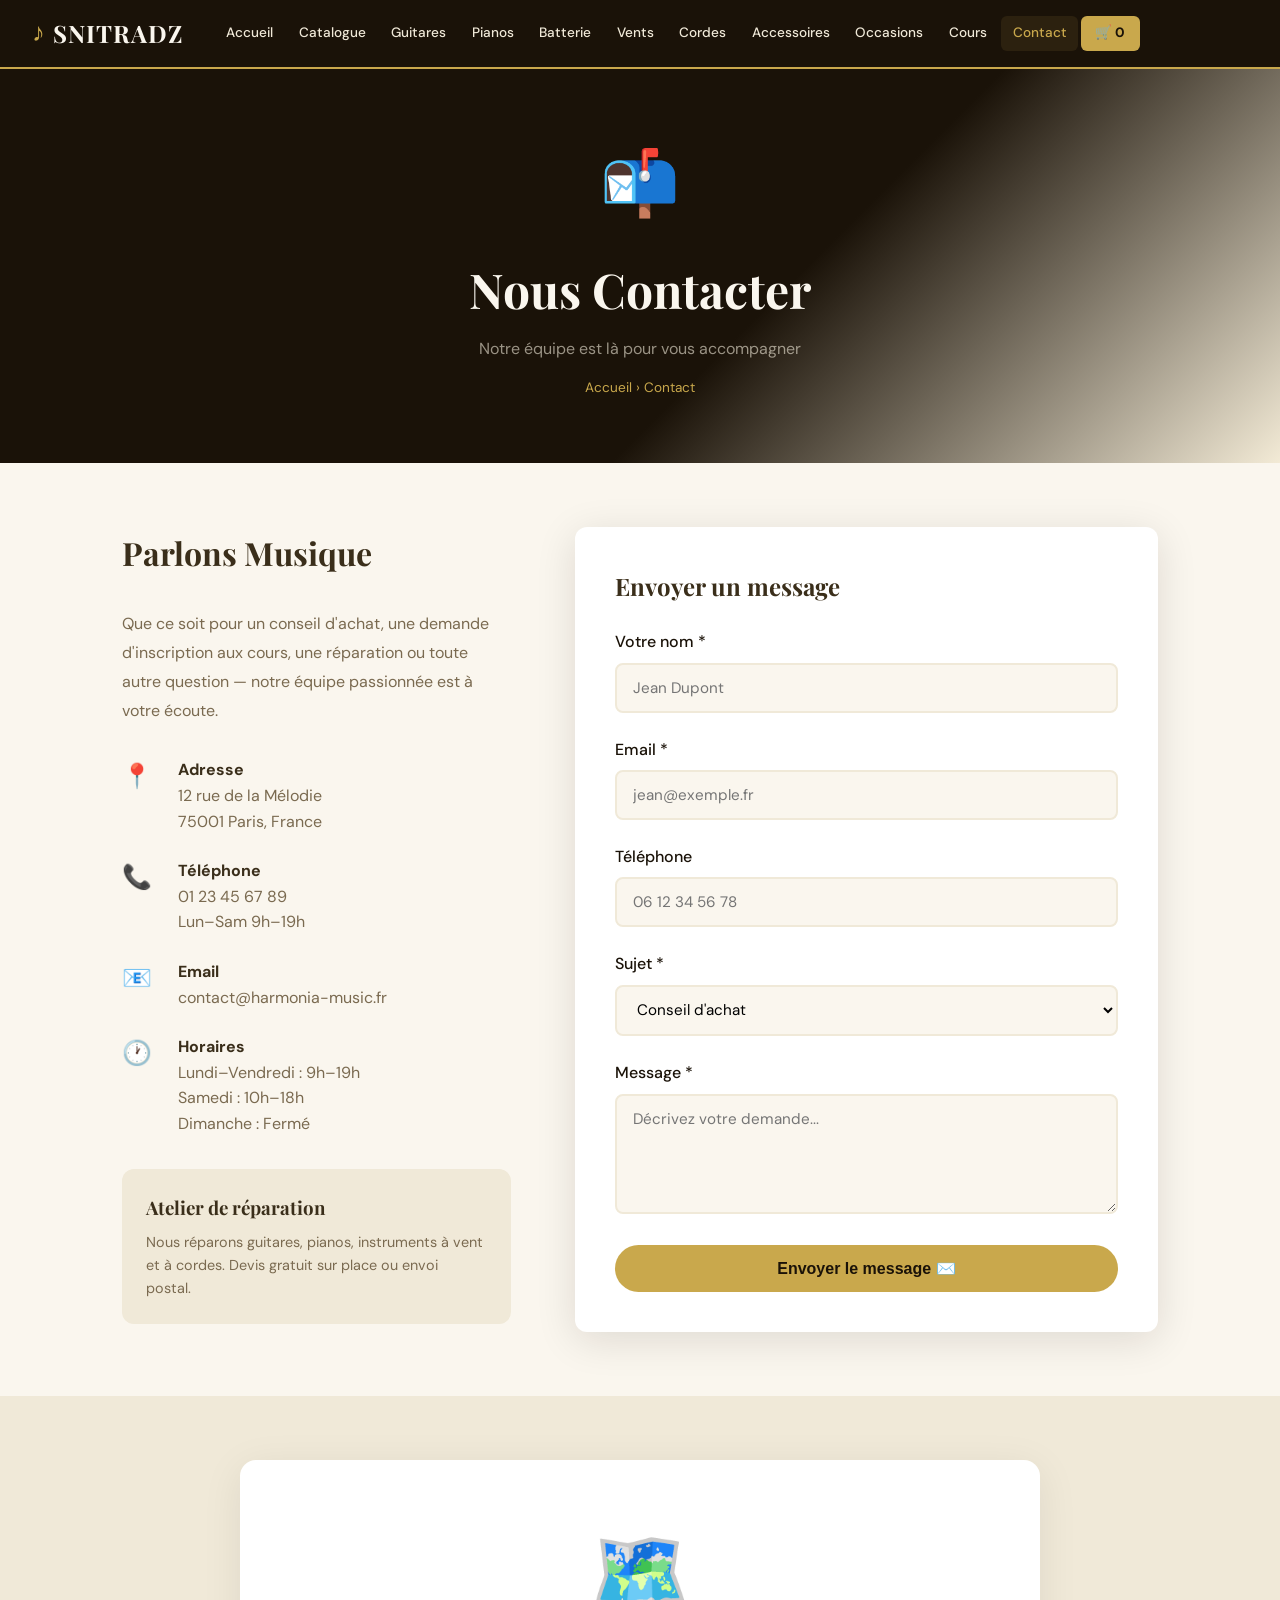
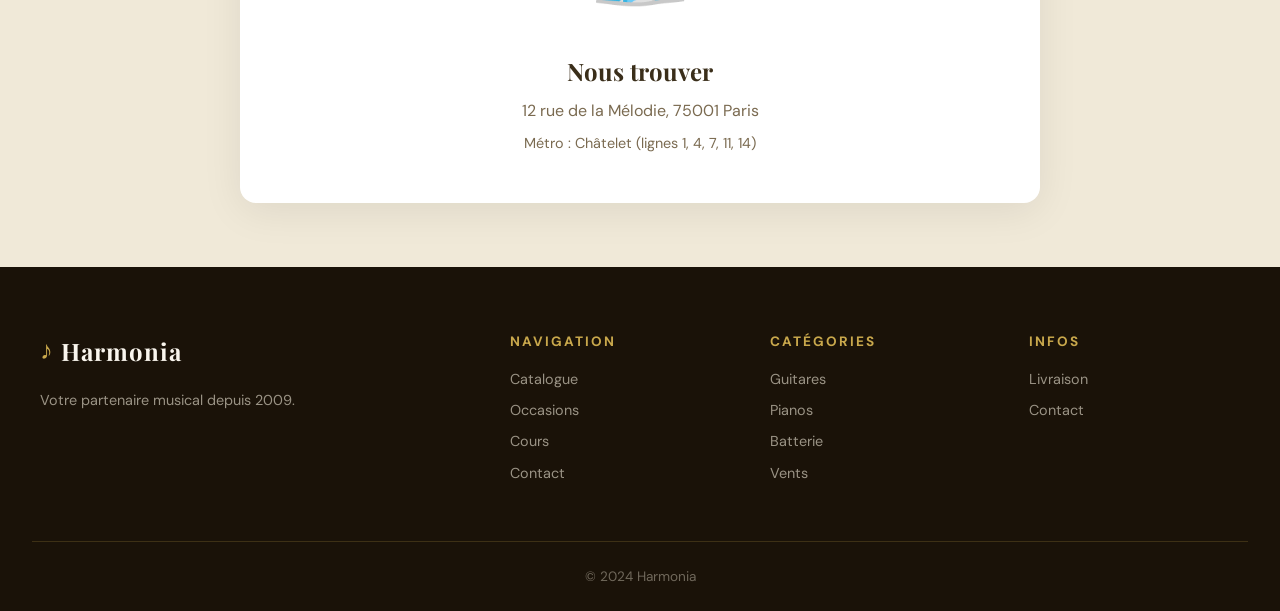
<file: contact.html>
<!DOCTYPE html>
<html lang="fr">
<head>
  <meta charset="UTF-8">
  <meta name="viewport" content="width=device-width, initial-scale=1.0">
  <title>Contact — SNITRADZ</title>
  <link rel="stylesheet" href="style.css">
  <link href="https://fonts.googleapis.com/css2?family=Playfair+Display:ital,wght@0,400;0,700;0,900;1,400&family=DM+Sans:wght@300;400;500&display=swap" rel="stylesheet">
</head>
<body>
  <header class="header">
    <div class="header-inner">
      <a href="index.html" class="logo"><span class="logo-icon">♪</span><span class="logo-text">SNITRADZ</span></a>
      <nav class="nav">
        <a href="index.html" class="nav-link">Accueil</a>
        <a href="catalogue.html" class="nav-link">Catalogue</a>
        <a href="guitares.html" class="nav-link">Guitares</a>
        <a href="pianos.html" class="nav-link">Pianos</a>
        <a href="batterie.html" class="nav-link">Batterie</a>
        <a href="vents.html" class="nav-link">Vents</a>
        <a href="cordes.html" class="nav-link">Cordes</a>
        <a href="accessoires.html" class="nav-link">Accessoires</a>
        <a href="occasions.html" class="nav-link">Occasions</a>
        <a href="cours.html" class="nav-link">Cours</a>
        <a href="contact.html" class="nav-link active">Contact</a>
        <a href="panier.html" class="nav-link panier-link">🛒 <span id="cart-count">0</span></a>
      </nav>
      <button class="menu-toggle" onclick="toggleMenu()">☰</button>
    </div>
  </header>

  <div class="page-banner">
    <div style="font-size:4rem;margin-bottom:1rem">📬</div>
    <h1>Nous Contacter</h1>
    <p>Notre équipe est là pour vous accompagner</p>
    <div class="breadcrumb"><a href="index.html">Accueil</a> › Contact</div>
  </div>

  <div class="contact-grid">
    <div class="contact-info">
      <h2>Parlons Musique</h2>
      <p style="color:var(--text-light);margin-bottom:2rem;line-height:1.8">Que ce soit pour un conseil d'achat, une demande d'inscription aux cours, une réparation ou toute autre question — notre équipe passionnée est à votre écoute.</p>

      <div class="contact-info-item">
        <div class="icon">📍</div>
        <div>
          <strong>Adresse</strong><br>
          <span style="color:var(--text-light)">12 rue de la Mélodie<br>75001 Paris, France</span>
        </div>
      </div>

      <div class="contact-info-item">
        <div class="icon">📞</div>
        <div>
          <strong>Téléphone</strong><br>
          <span style="color:var(--text-light)">01 23 45 67 89<br>Lun–Sam 9h–19h</span>
        </div>
      </div>

      <div class="contact-info-item">
        <div class="icon">📧</div>
        <div>
          <strong>Email</strong><br>
          <span style="color:var(--text-light)">contact@harmonia-music.fr</span>
        </div>
      </div>

      <div class="contact-info-item">
        <div class="icon">🕐</div>
        <div>
          <strong>Horaires</strong><br>
          <span style="color:var(--text-light)">
            Lundi–Vendredi : 9h–19h<br>
            Samedi : 10h–18h<br>
            Dimanche : Fermé
          </span>
        </div>
      </div>

      <div style="margin-top:2rem;padding:1.5rem;background:var(--cream2);border-radius:12px">
        <h3 style="font-family:'Playfair Display',serif;margin-bottom:.5rem">Atelier de réparation</h3>
        <p style="font-size:.9rem;color:var(--text-light)">Nous réparons guitares, pianos, instruments à vent et à cordes. Devis gratuit sur place ou envoi postal.</p>
      </div>
    </div>

    <div class="contact-form">
      <h3 style="font-family:'Playfair Display',serif;font-size:1.5rem;margin-bottom:1.5rem">Envoyer un message</h3>
      <div class="form-group">
        <label>Votre nom *</label>
        <input type="text" placeholder="Jean Dupont">
      </div>
      <div class="form-group">
        <label>Email *</label>
        <input type="email" placeholder="jean@exemple.fr">
      </div>
      <div class="form-group">
        <label>Téléphone</label>
        <input type="tel" placeholder="06 12 34 56 78">
      </div>
      <div class="form-group">
        <label>Sujet *</label>
        <select>
          <option>Conseil d'achat</option>
          <option>Inscription cours de musique</option>
          <option>Réparation instrument</option>
          <option>Suivi de commande</option>
          <option>Demande de reprise</option>
          <option>Autre</option>
        </select>
      </div>
      <div class="form-group">
        <label>Message *</label>
        <textarea placeholder="Décrivez votre demande..."></textarea>
      </div>
      <button class="btn-primary" style="width:100%;border:none;cursor:pointer;font-size:1rem" onclick="sendContact()">
        Envoyer le message ✉️
      </button>
    </div>
  </div>

  <!-- Map placeholder -->
  <div style="background:var(--cream2);padding:4rem 2rem;text-align:center">
    <div style="max-width:800px;margin:0 auto;background:white;border-radius:16px;padding:3rem;box-shadow:0 8px 40px rgba(0,0,0,.08)">
      <div style="font-size:5rem;margin-bottom:1rem">🗺️</div>
      <h3 style="font-family:'Playfair Display',serif;font-size:1.5rem;margin-bottom:.5rem">Nous trouver</h3>
      <p style="color:var(--text-light)">12 rue de la Mélodie, 75001 Paris</p>
      <p style="color:var(--text-light);font-size:.9rem;margin-top:.5rem">Métro : Châtelet (lignes 1, 4, 7, 11, 14)</p>
    </div>
  </div>

  <footer class="footer">
    <div class="footer-grid">
      <div class="footer-brand"><div class="logo"><span class="logo-icon">♪</span><span class="logo-text">Harmonia</span></div><p>Votre partenaire musical depuis 2009.</p></div>
      <div class="footer-links"><h4>Navigation</h4><a href="catalogue.html">Catalogue</a><a href="occasions.html">Occasions</a><a href="cours.html">Cours</a><a href="contact.html">Contact</a></div>
      <div class="footer-links"><h4>Catégories</h4><a href="guitares.html">Guitares</a><a href="pianos.html">Pianos</a><a href="batterie.html">Batterie</a><a href="vents.html">Vents</a></div>
      <div class="footer-links"><h4>Infos</h4><a href="livraison.html">Livraison</a><a href="contact.html">Contact</a></div>
    </div>
    <div class="footer-bottom"><p>© 2024 Harmonia</p></div>
  </footer>
  <script src="script.js"></script>
  <script>
    function sendContact() {
      showToast('✓ Message envoyé ! Nous vous répondrons sous 24h.');
    }
  </script>
</body>
</html>
</file>
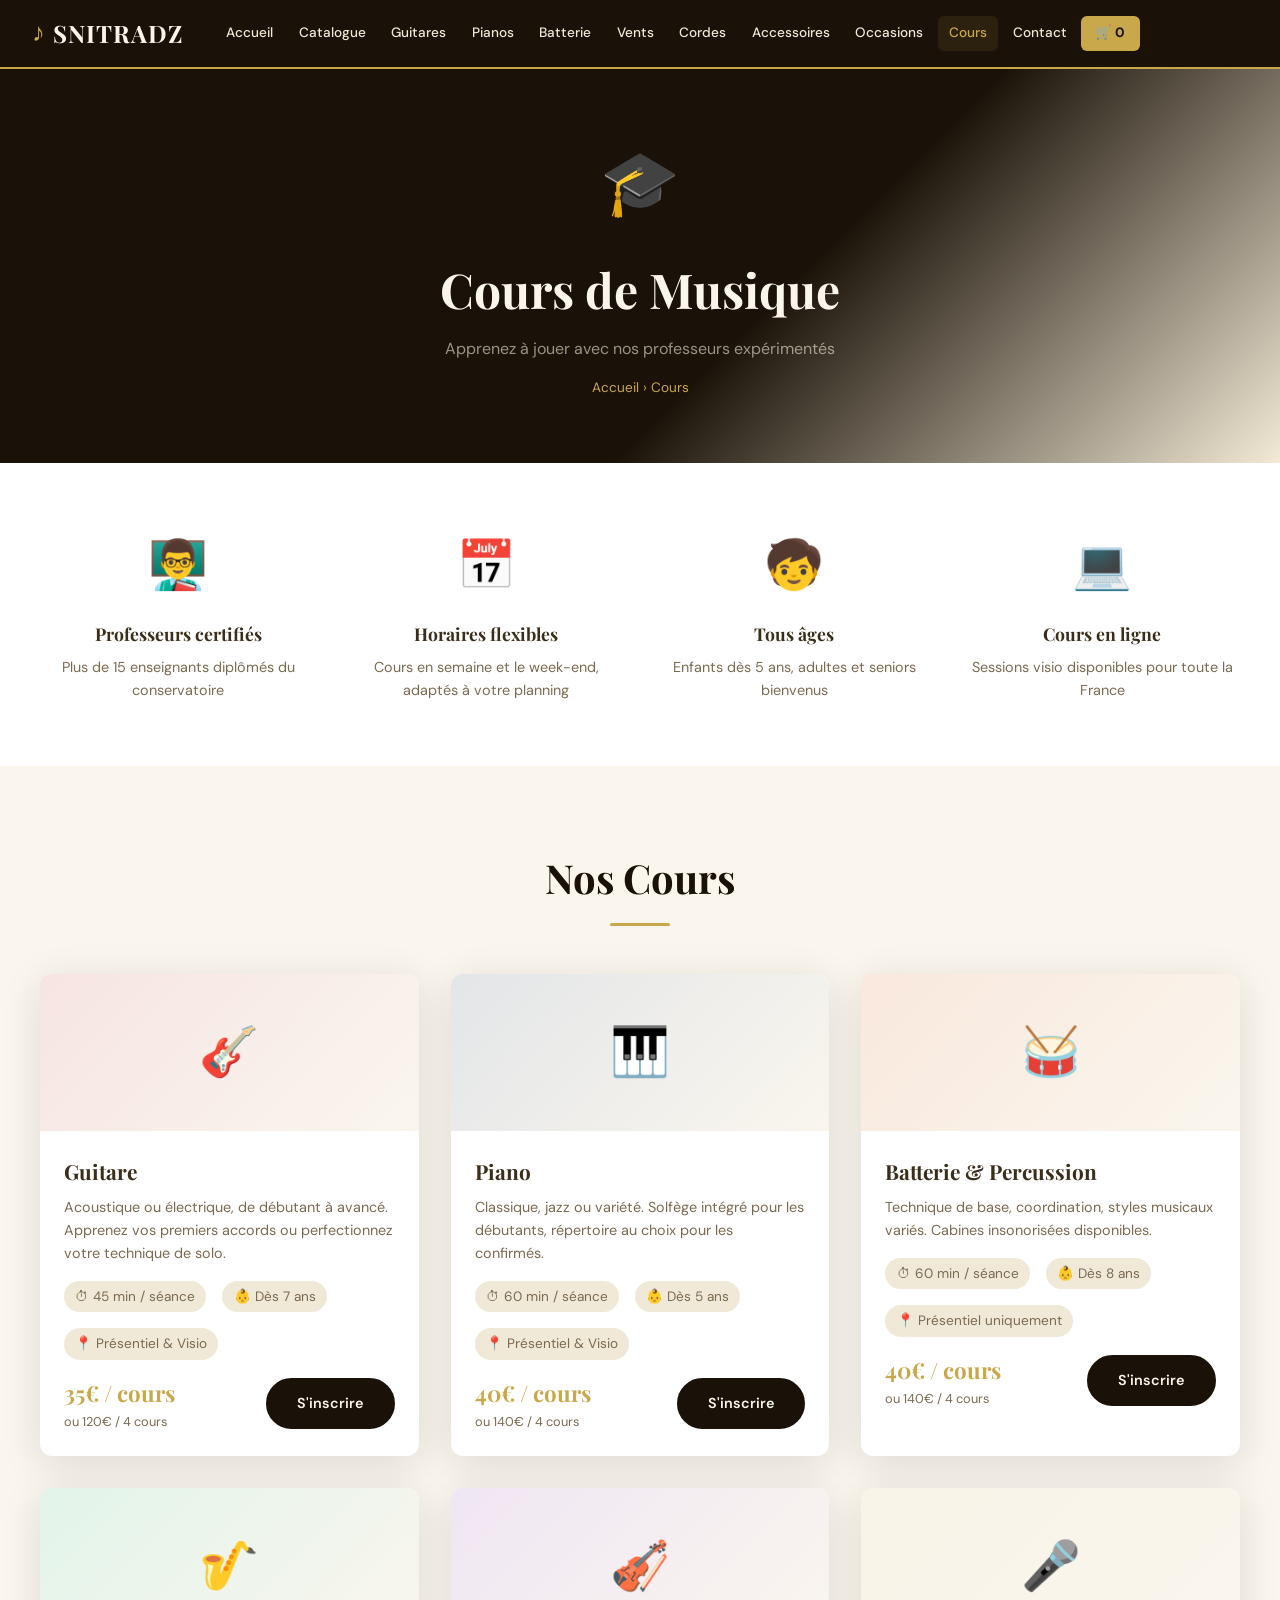
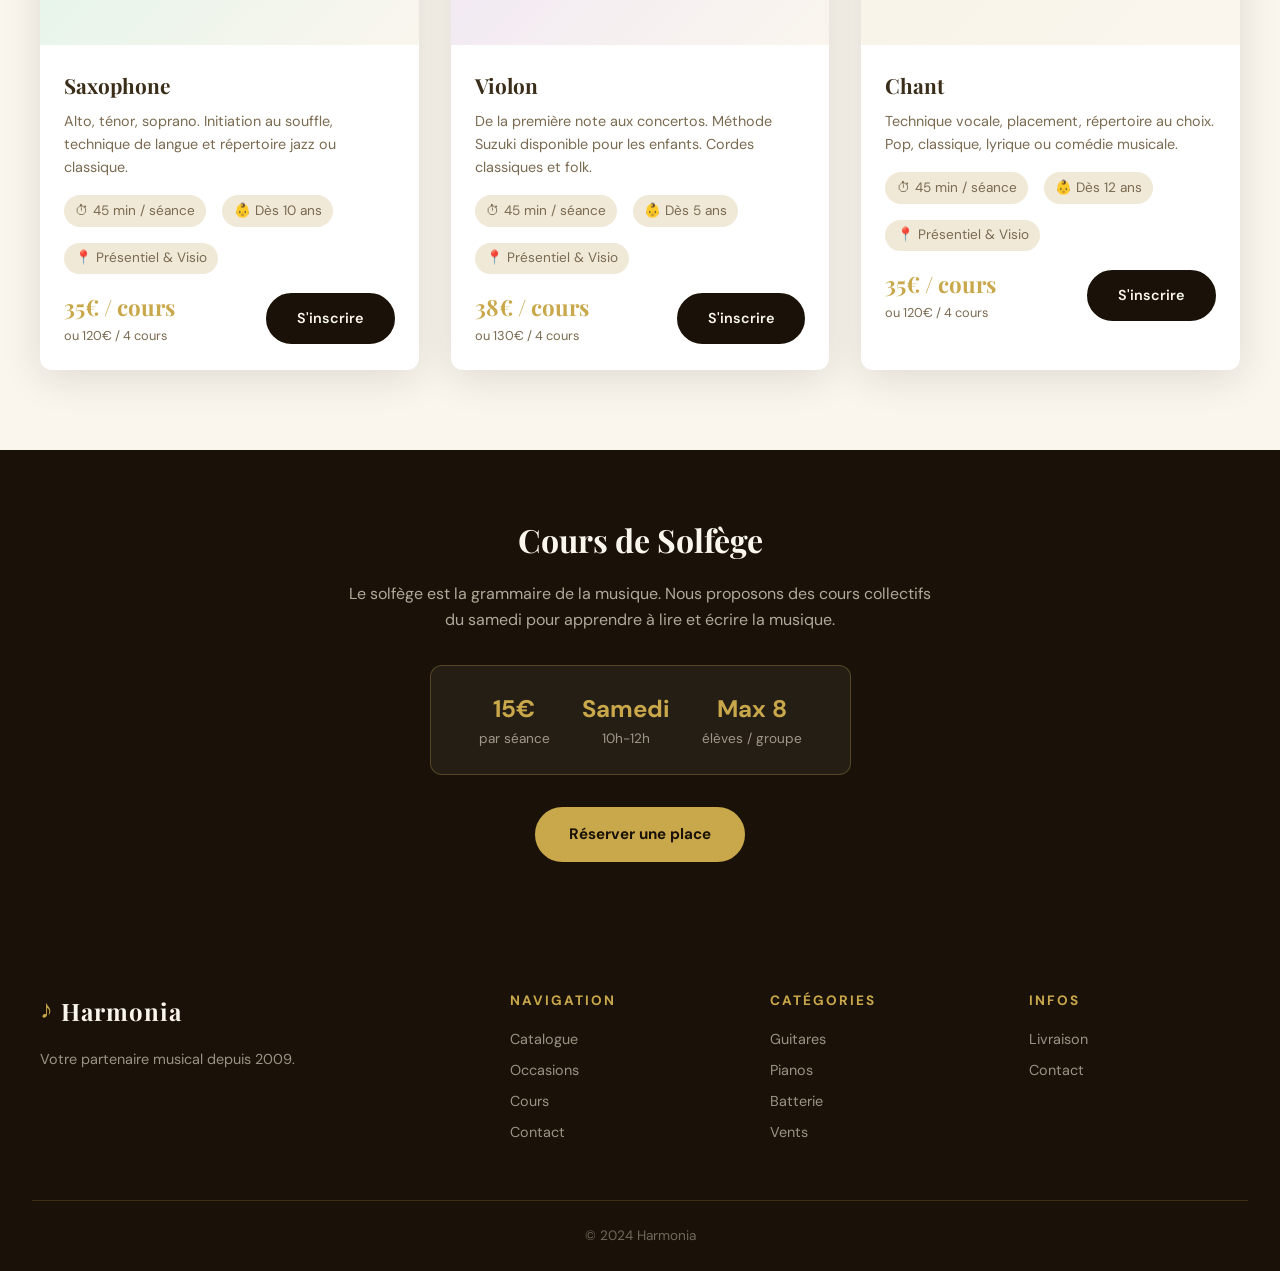
<file: cours.html>
<!DOCTYPE html>
<html lang="fr">
<head>
  <meta charset="UTF-8">
  <meta name="viewport" content="width=device-width, initial-scale=1.0">
  <title>Cours de Musique — SNITRADZ</title>
  <link rel="stylesheet" href="style.css">
  <link href="https://fonts.googleapis.com/css2?family=Playfair+Display:ital,wght@0,400;0,700;0,900;1,400&family=DM+Sans:wght@300;400;500&display=swap" rel="stylesheet">
</head>
<body>
  <header class="header">
    <div class="header-inner">
      <a href="index.html" class="logo"><span class="logo-icon">♪</span><span class="logo-text">SNITRADZ</span></a>
      <nav class="nav">
        <a href="index.html" class="nav-link">Accueil</a>
        <a href="catalogue.html" class="nav-link">Catalogue</a>
        <a href="guitares.html" class="nav-link">Guitares</a>
        <a href="pianos.html" class="nav-link">Pianos</a>
        <a href="batterie.html" class="nav-link">Batterie</a>
        <a href="vents.html" class="nav-link">Vents</a>
        <a href="cordes.html" class="nav-link">Cordes</a>
        <a href="accessoires.html" class="nav-link">Accessoires</a>
        <a href="occasions.html" class="nav-link">Occasions</a>
        <a href="cours.html" class="nav-link active">Cours</a>
        <a href="contact.html" class="nav-link">Contact</a>
        <a href="panier.html" class="nav-link panier-link">🛒 <span id="cart-count">0</span></a>
      </nav>
      <button class="menu-toggle" onclick="toggleMenu()">☰</button>
    </div>
  </header>

  <div class="page-banner">
    <div style="font-size:4rem;margin-bottom:1rem">🎓</div>
    <h1>Cours de Musique</h1>
    <p>Apprenez à jouer avec nos professeurs expérimentés</p>
    <div class="breadcrumb"><a href="index.html">Accueil</a> › Cours</div>
  </div>

  <!-- Avantages -->
  <section style="background:white;padding:4rem 2rem">
    <div class="container">
      <div style="display:grid;grid-template-columns:repeat(auto-fill,minmax(220px,1fr));gap:2rem;text-align:center">
        <div>
          <div style="font-size:3rem;margin-bottom:1rem">👨‍🏫</div>
          <h3 style="font-family:'Playfair Display',serif;font-size:1.1rem;margin-bottom:.5rem">Professeurs certifiés</h3>
          <p style="color:var(--text-light);font-size:.9rem">Plus de 15 enseignants diplômés du conservatoire</p>
        </div>
        <div>
          <div style="font-size:3rem;margin-bottom:1rem">📅</div>
          <h3 style="font-family:'Playfair Display',serif;font-size:1.1rem;margin-bottom:.5rem">Horaires flexibles</h3>
          <p style="color:var(--text-light);font-size:.9rem">Cours en semaine et le week-end, adaptés à votre planning</p>
        </div>
        <div>
          <div style="font-size:3rem;margin-bottom:1rem">🧒</div>
          <h3 style="font-family:'Playfair Display',serif;font-size:1.1rem;margin-bottom:.5rem">Tous âges</h3>
          <p style="color:var(--text-light);font-size:.9rem">Enfants dès 5 ans, adultes et seniors bienvenus</p>
        </div>
        <div>
          <div style="font-size:3rem;margin-bottom:1rem">💻</div>
          <h3 style="font-family:'Playfair Display',serif;font-size:1.1rem;margin-bottom:.5rem">Cours en ligne</h3>
          <p style="color:var(--text-light);font-size:.9rem">Sessions visio disponibles pour toute la France</p>
        </div>
      </div>
    </div>
  </section>

  <!-- Cours disponibles -->
  <section class="section">
    <div class="container">
      <h2 class="section-title">Nos Cours</h2>
      <div class="cours-grid">

        <div class="cours-card">
          <div class="cours-header" style="background:linear-gradient(135deg,#c0392b22,#faf6ee)">🎸</div>
          <div class="cours-body">
            <h3>Guitare</h3>
            <p>Acoustique ou électrique, de débutant à avancé. Apprenez vos premiers accords ou perfectionnez votre technique de solo.</p>
            <div class="cours-meta">
              <span>⏱ 45 min / séance</span>
              <span>👶 Dès 7 ans</span>
              <span>📍 Présentiel & Visio</span>
            </div>
            <div style="display:flex;align-items:center;justify-content:space-between;margin-top:1rem">
              <div>
                <div style="font-size:1.4rem;font-family:'Playfair Display',serif;font-weight:700;color:var(--gold)">35€ / cours</div>
                <div style="font-size:.8rem;color:var(--text-light)">ou 120€ / 4 cours</div>
              </div>
              <a href="contact.html" class="btn-dark">S'inscrire</a>
            </div>
          </div>
        </div>

        <div class="cours-card">
          <div class="cours-header" style="background:linear-gradient(135deg,#2c3e5022,#faf6ee)">🎹</div>
          <div class="cours-body">
            <h3>Piano</h3>
            <p>Classique, jazz ou variété. Solfège intégré pour les débutants, répertoire au choix pour les confirmés.</p>
            <div class="cours-meta">
              <span>⏱ 60 min / séance</span>
              <span>👶 Dès 5 ans</span>
              <span>📍 Présentiel & Visio</span>
            </div>
            <div style="display:flex;align-items:center;justify-content:space-between;margin-top:1rem">
              <div>
                <div style="font-size:1.4rem;font-family:'Playfair Display',serif;font-weight:700;color:var(--gold)">40€ / cours</div>
                <div style="font-size:.8rem;color:var(--text-light)">ou 140€ / 4 cours</div>
              </div>
              <a href="contact.html" class="btn-dark">S'inscrire</a>
            </div>
          </div>
        </div>

        <div class="cours-card">
          <div class="cours-header" style="background:linear-gradient(135deg,#d3540022,#faf6ee)">🥁</div>
          <div class="cours-body">
            <h3>Batterie & Percussion</h3>
            <p>Technique de base, coordination, styles musicaux variés. Cabines insonorisées disponibles.</p>
            <div class="cours-meta">
              <span>⏱ 60 min / séance</span>
              <span>👶 Dès 8 ans</span>
              <span>📍 Présentiel uniquement</span>
            </div>
            <div style="display:flex;align-items:center;justify-content:space-between;margin-top:1rem">
              <div>
                <div style="font-size:1.4rem;font-family:'Playfair Display',serif;font-weight:700;color:var(--gold)">40€ / cours</div>
                <div style="font-size:.8rem;color:var(--text-light)">ou 140€ / 4 cours</div>
              </div>
              <a href="contact.html" class="btn-dark">S'inscrire</a>
            </div>
          </div>
        </div>

        <div class="cours-card">
          <div class="cours-header" style="background:linear-gradient(135deg,#27ae6022,#faf6ee)">🎷</div>
          <div class="cours-body">
            <h3>Saxophone</h3>
            <p>Alto, ténor, soprano. Initiation au souffle, technique de langue et répertoire jazz ou classique.</p>
            <div class="cours-meta">
              <span>⏱ 45 min / séance</span>
              <span>👶 Dès 10 ans</span>
              <span>📍 Présentiel & Visio</span>
            </div>
            <div style="display:flex;align-items:center;justify-content:space-between;margin-top:1rem">
              <div>
                <div style="font-size:1.4rem;font-family:'Playfair Display',serif;font-weight:700;color:var(--gold)">35€ / cours</div>
                <div style="font-size:.8rem;color:var(--text-light)">ou 120€ / 4 cours</div>
              </div>
              <a href="contact.html" class="btn-dark">S'inscrire</a>
            </div>
          </div>
        </div>

        <div class="cours-card">
          <div class="cours-header" style="background:linear-gradient(135deg,#8e44ad22,#faf6ee)">🎻</div>
          <div class="cours-body">
            <h3>Violon</h3>
            <p>De la première note aux concertos. Méthode Suzuki disponible pour les enfants. Cordes classiques et folk.</p>
            <div class="cours-meta">
              <span>⏱ 45 min / séance</span>
              <span>👶 Dès 5 ans</span>
              <span>📍 Présentiel & Visio</span>
            </div>
            <div style="display:flex;align-items:center;justify-content:space-between;margin-top:1rem">
              <div>
                <div style="font-size:1.4rem;font-family:'Playfair Display',serif;font-weight:700;color:var(--gold)">38€ / cours</div>
                <div style="font-size:.8rem;color:var(--text-light)">ou 130€ / 4 cours</div>
              </div>
              <a href="contact.html" class="btn-dark">S'inscrire</a>
            </div>
          </div>
        </div>

        <div class="cours-card">
          <div class="cours-header" style="background:linear-gradient(135deg,#c9a84c22,#faf6ee)">🎤</div>
          <div class="cours-body">
            <h3>Chant</h3>
            <p>Technique vocale, placement, répertoire au choix. Pop, classique, lyrique ou comédie musicale.</p>
            <div class="cours-meta">
              <span>⏱ 45 min / séance</span>
              <span>👶 Dès 12 ans</span>
              <span>📍 Présentiel & Visio</span>
            </div>
            <div style="display:flex;align-items:center;justify-content:space-between;margin-top:1rem">
              <div>
                <div style="font-size:1.4rem;font-family:'Playfair Display',serif;font-weight:700;color:var(--gold)">35€ / cours</div>
                <div style="font-size:.8rem;color:var(--text-light)">ou 120€ / 4 cours</div>
              </div>
              <a href="contact.html" class="btn-dark">S'inscrire</a>
            </div>
          </div>
        </div>

      </div>
    </div>
  </section>

  <!-- Solfège -->
  <section style="background:var(--dark);padding:4rem 2rem;text-align:center">
    <h2 style="font-family:'Playfair Display',serif;font-size:2rem;color:var(--cream);margin-bottom:1rem">Cours de Solfège</h2>
    <p style="color:rgba(240,233,216,.7);max-width:600px;margin:0 auto 2rem">Le solfège est la grammaire de la musique. Nous proposons des cours collectifs du samedi pour apprendre à lire et écrire la musique.</p>
    <div style="display:inline-flex;gap:2rem;background:rgba(255,255,255,.05);padding:1.5rem 3rem;border-radius:12px;border:1px solid rgba(201,168,76,.3);margin-bottom:2rem;flex-wrap:wrap;justify-content:center">
      <div style="text-align:center"><div style="color:var(--gold);font-size:1.5rem;font-weight:700">15€</div><div style="color:rgba(240,233,216,.6);font-size:.85rem">par séance</div></div>
      <div style="text-align:center"><div style="color:var(--gold);font-size:1.5rem;font-weight:700">Samedi</div><div style="color:rgba(240,233,216,.6);font-size:.85rem">10h-12h</div></div>
      <div style="text-align:center"><div style="color:var(--gold);font-size:1.5rem;font-weight:700">Max 8</div><div style="color:rgba(240,233,216,.6);font-size:.85rem">élèves / groupe</div></div>
    </div><br>
    <a href="contact.html" class="btn-primary">Réserver une place</a>
  </section>

  <footer class="footer">
    <div class="footer-grid">
      <div class="footer-brand"><div class="logo"><span class="logo-icon">♪</span><span class="logo-text">Harmonia</span></div><p>Votre partenaire musical depuis 2009.</p></div>
      <div class="footer-links"><h4>Navigation</h4><a href="catalogue.html">Catalogue</a><a href="occasions.html">Occasions</a><a href="cours.html">Cours</a><a href="contact.html">Contact</a></div>
      <div class="footer-links"><h4>Catégories</h4><a href="guitares.html">Guitares</a><a href="pianos.html">Pianos</a><a href="batterie.html">Batterie</a><a href="vents.html">Vents</a></div>
      <div class="footer-links"><h4>Infos</h4><a href="livraison.html">Livraison</a><a href="contact.html">Contact</a></div>
    </div>
    <div class="footer-bottom"><p>© 2024 Harmonia</p></div>
  </footer>
  <script src="script.js"></script>
</body>
</html>
</file>
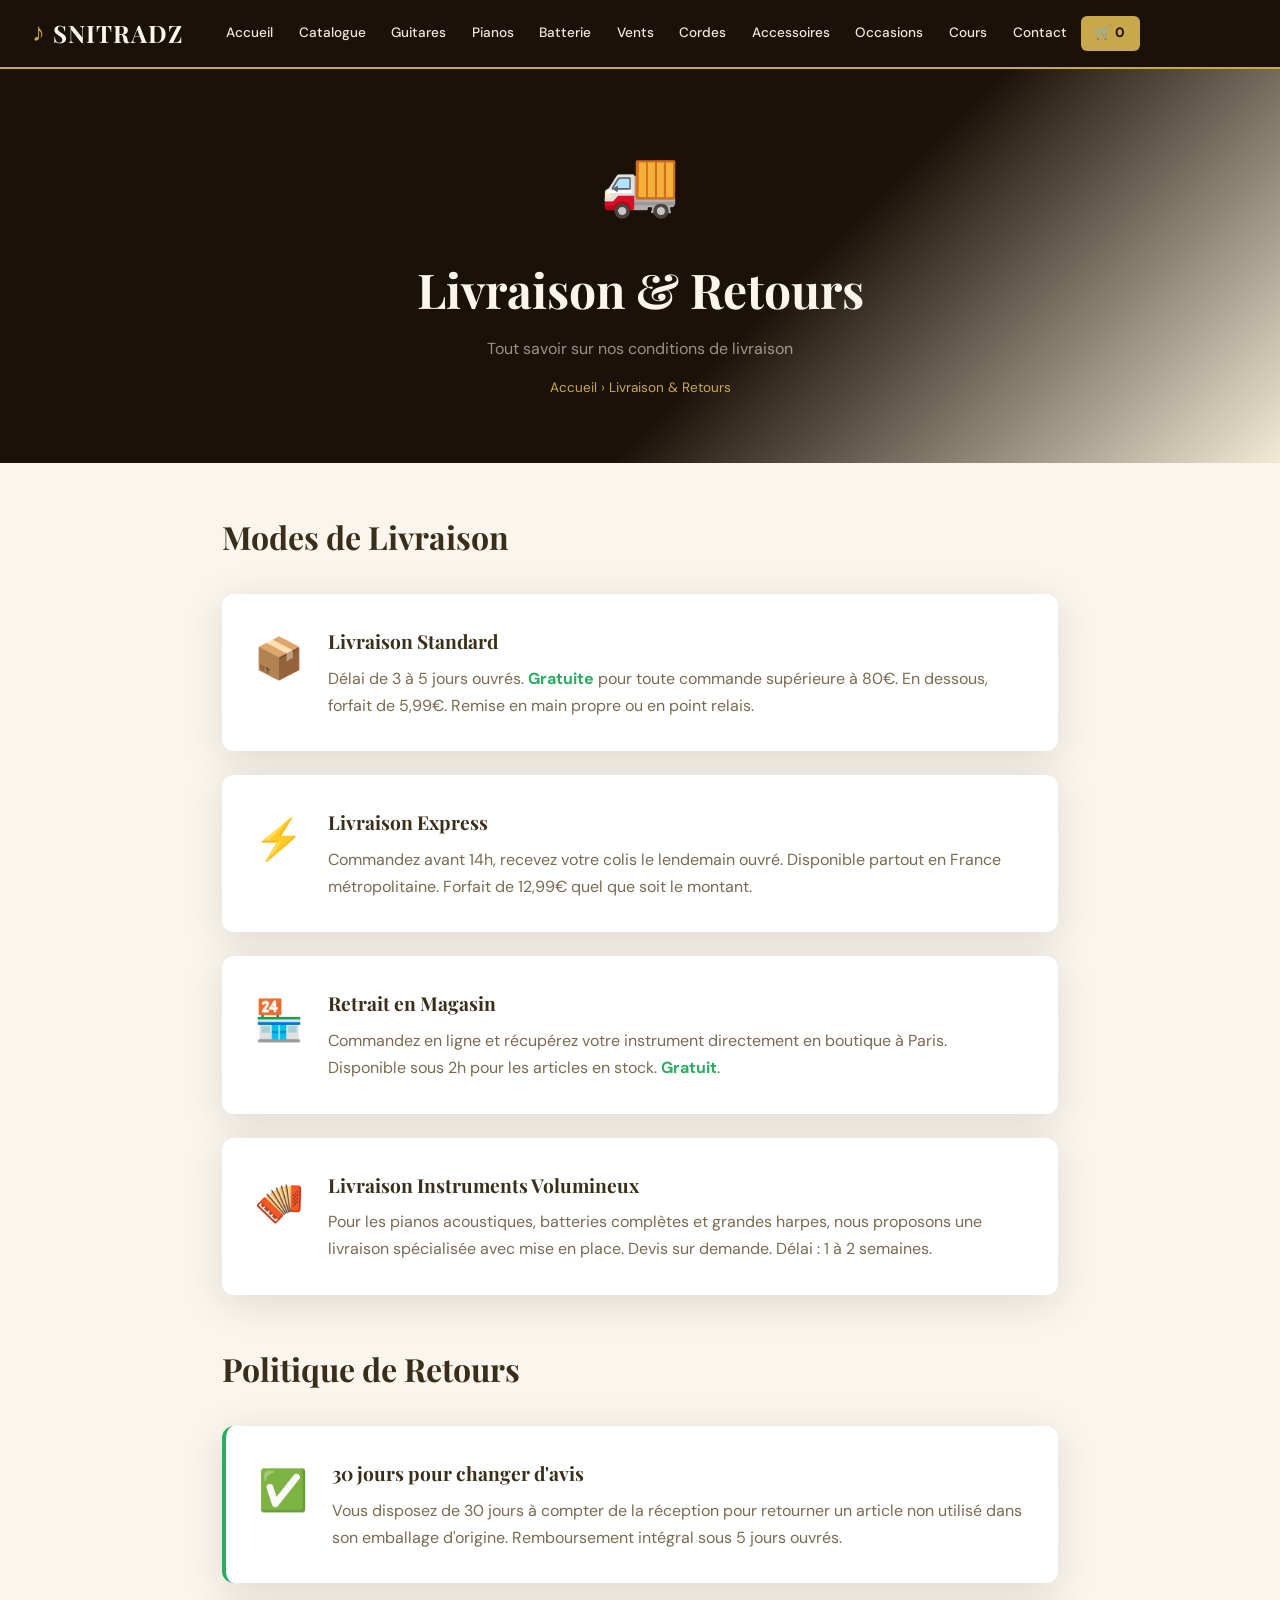
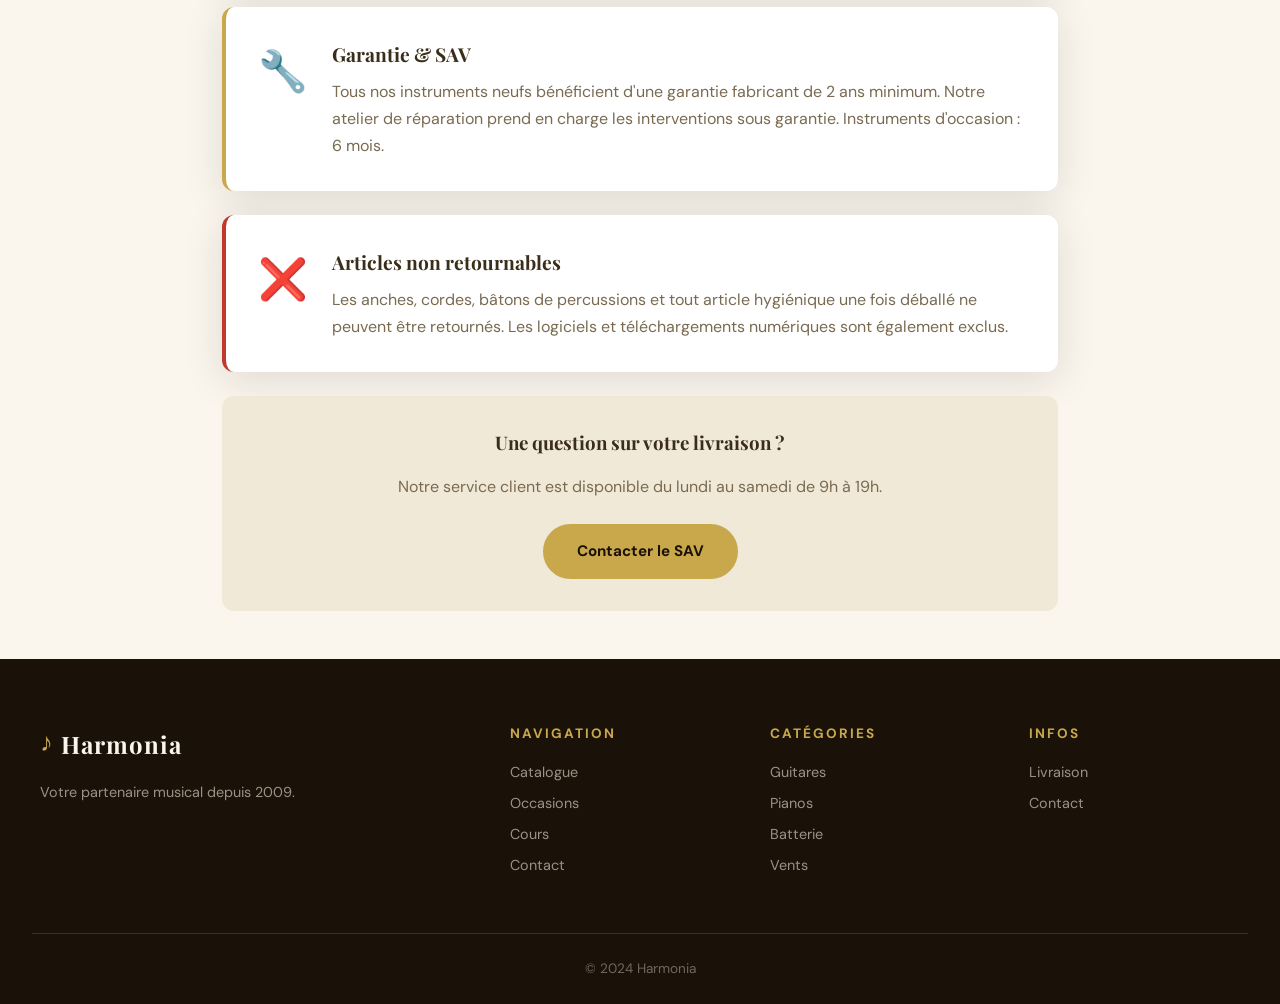
<file: livraison.html>
<!DOCTYPE html>
<html lang="fr">
<head>
  <meta charset="UTF-8">
  <meta name="viewport" content="width=device-width, initial-scale=1.0">
  <title>Livraison & Retours — SNITRADZ</title>
  <link rel="stylesheet" href="style.css">
  <link href="https://fonts.googleapis.com/css2?family=Playfair+Display:ital,wght@0,400;0,700;0,900;1,400&family=DM+Sans:wght@300;400;500&display=swap" rel="stylesheet">
</head>
<body>
  <header class="header">
    <div class="header-inner">
      <a href="index.html" class="logo"><span class="logo-icon">♪</span><span class="logo-text">SNITRADZ</span></a>
      <nav class="nav">
        <a href="index.html" class="nav-link">Accueil</a>
        <a href="catalogue.html" class="nav-link">Catalogue</a>
        <a href="guitares.html" class="nav-link">Guitares</a>
        <a href="pianos.html" class="nav-link">Pianos</a>
        <a href="batterie.html" class="nav-link">Batterie</a>
        <a href="vents.html" class="nav-link">Vents</a>
        <a href="cordes.html" class="nav-link">Cordes</a>
        <a href="accessoires.html" class="nav-link">Accessoires</a>
        <a href="occasions.html" class="nav-link">Occasions</a>
        <a href="cours.html" class="nav-link">Cours</a>
        <a href="contact.html" class="nav-link">Contact</a>
        <a href="panier.html" class="nav-link panier-link">🛒 <span id="cart-count">0</span></a>
      </nav>
      <button class="menu-toggle" onclick="toggleMenu()">☰</button>
    </div>
  </header>

  <div class="page-banner">
    <div style="font-size:4rem;margin-bottom:1rem">🚚</div>
    <h1>Livraison & Retours</h1>
    <p>Tout savoir sur nos conditions de livraison</p>
    <div class="breadcrumb"><a href="index.html">Accueil</a> › Livraison & Retours</div>
  </div>

  <div class="livraison-grid">

    <h2 style="font-family:'Playfair Display',serif;font-size:2rem;margin-bottom:2rem">Modes de Livraison</h2>

    <div class="livraison-card">
      <div class="icon">📦</div>
      <div>
        <h3>Livraison Standard</h3>
        <p style="color:var(--text-light);line-height:1.7">Délai de 3 à 5 jours ouvrés. <strong style="color:var(--green)">Gratuite</strong> pour toute commande supérieure à 80€. En dessous, forfait de 5,99€. Remise en main propre ou en point relais.</p>
      </div>
    </div>

    <div class="livraison-card">
      <div class="icon">⚡</div>
      <div>
        <h3>Livraison Express</h3>
        <p style="color:var(--text-light);line-height:1.7">Commandez avant 14h, recevez votre colis le lendemain ouvré. Disponible partout en France métropolitaine. Forfait de 12,99€ quel que soit le montant.</p>
      </div>
    </div>

    <div class="livraison-card">
      <div class="icon">🏪</div>
      <div>
        <h3>Retrait en Magasin</h3>
        <p style="color:var(--text-light);line-height:1.7">Commandez en ligne et récupérez votre instrument directement en boutique à Paris. Disponible sous 2h pour les articles en stock. <strong style="color:var(--green)">Gratuit</strong>.</p>
      </div>
    </div>

    <div class="livraison-card">
      <div class="icon">🪗</div>
      <div>
        <h3>Livraison Instruments Volumineux</h3>
        <p style="color:var(--text-light);line-height:1.7">Pour les pianos acoustiques, batteries complètes et grandes harpes, nous proposons une livraison spécialisée avec mise en place. Devis sur demande. Délai : 1 à 2 semaines.</p>
      </div>
    </div>

    <h2 style="font-family:'Playfair Display',serif;font-size:2rem;margin:3rem 0 2rem">Politique de Retours</h2>

    <div class="livraison-card" style="border-left:4px solid var(--green)">
      <div class="icon">✅</div>
      <div>
        <h3>30 jours pour changer d'avis</h3>
        <p style="color:var(--text-light);line-height:1.7">Vous disposez de 30 jours à compter de la réception pour retourner un article non utilisé dans son emballage d'origine. Remboursement intégral sous 5 jours ouvrés.</p>
      </div>
    </div>

    <div class="livraison-card" style="border-left:4px solid var(--gold)">
      <div class="icon">🔧</div>
      <div>
        <h3>Garantie & SAV</h3>
        <p style="color:var(--text-light);line-height:1.7">Tous nos instruments neufs bénéficient d'une garantie fabricant de 2 ans minimum. Notre atelier de réparation prend en charge les interventions sous garantie. Instruments d'occasion : 6 mois.</p>
      </div>
    </div>

    <div class="livraison-card" style="border-left:4px solid var(--red)">
      <div class="icon">❌</div>
      <div>
        <h3>Articles non retournables</h3>
        <p style="color:var(--text-light);line-height:1.7">Les anches, cordes, bâtons de percussions et tout article hygiénique une fois déballé ne peuvent être retournés. Les logiciels et téléchargements numériques sont également exclus.</p>
      </div>
    </div>

    <div style="background:var(--cream2);border-radius:12px;padding:2rem;margin-top:1rem;text-align:center">
      <h3 style="font-family:'Playfair Display',serif;margin-bottom:1rem">Une question sur votre livraison ?</h3>
      <p style="color:var(--text-light);margin-bottom:1.5rem">Notre service client est disponible du lundi au samedi de 9h à 19h.</p>
      <a href="contact.html" class="btn-primary">Contacter le SAV</a>
    </div>
  </div>

  <footer class="footer">
    <div class="footer-grid">
      <div class="footer-brand"><div class="logo"><span class="logo-icon">♪</span><span class="logo-text">Harmonia</span></div><p>Votre partenaire musical depuis 2009.</p></div>
      <div class="footer-links"><h4>Navigation</h4><a href="catalogue.html">Catalogue</a><a href="occasions.html">Occasions</a><a href="cours.html">Cours</a><a href="contact.html">Contact</a></div>
      <div class="footer-links"><h4>Catégories</h4><a href="guitares.html">Guitares</a><a href="pianos.html">Pianos</a><a href="batterie.html">Batterie</a><a href="vents.html">Vents</a></div>
      <div class="footer-links"><h4>Infos</h4><a href="livraison.html">Livraison</a><a href="contact.html">Contact</a></div>
    </div>
    <div class="footer-bottom"><p>© 2024 Harmonia</p></div>
  </footer>
  <script src="script.js"></script>
</body>
</html>
</file>
<file: style.css>
/* ===========================
   SNITRADZ — STYLE PRINCIPAL
   =========================== */

:root {
  --gold: #c9a84c;
  --gold-light: #e8c97a;
  --dark: #1a1208;
  --dark2: #2c2010;
  --cream: #faf6ee;
  --cream2: #f0e9d8;
  --text: #3a2e1a;
  --text-light: #7a6a50;
  --red: #c0392b;
  --green: #27ae60;
  --shadow: 0 8px 40px rgba(26,18,8,.12);
  --radius: 12px;
  --transition: .3s cubic-bezier(.4,0,.2,1);
}

* { margin: 0; padding: 0; box-sizing: border-box; }
html { scroll-behavior: smooth; }
body { font-family: 'DM Sans', sans-serif; background: var(--cream); color: var(--text); line-height: 1.6; }

/* HEADER */
.header { position: sticky; top: 0; z-index: 1000; background: var(--dark); border-bottom: 2px solid var(--gold); }
.header-inner { max-width: 1400px; margin: 0 auto; padding: .8rem 2rem; display: flex; align-items: center; gap: 2rem; }
.logo { display: flex; align-items: center; gap: .5rem; text-decoration: none; flex-shrink: 0; }
.logo-icon { font-size: 1.6rem; color: var(--gold); }
.logo-text { font-family: 'Playfair Display', serif; font-size: 1.5rem; font-weight: 700; color: var(--cream); letter-spacing: 1px; }
.nav { display: flex; align-items: center; gap: .2rem; flex-wrap: wrap; flex: 1; }
.nav-link { color: var(--cream2); text-decoration: none; padding: .4rem .7rem; border-radius: 6px; font-size: .85rem; font-weight: 500; transition: var(--transition); white-space: nowrap; }
.nav-link:hover, .nav-link.active { color: var(--gold); background: rgba(201,168,76,.1); }
.panier-link { background: var(--gold); color: var(--dark) !important; font-weight: 700; padding: .4rem .9rem; }
.panier-link:hover { background: var(--gold-light); color: var(--dark) !important; }
.menu-toggle { display: none; background: none; border: none; color: var(--cream); font-size: 1.5rem; cursor: pointer; }

/* HERO */
.hero { min-height: 90vh; background: var(--dark); display: flex; align-items: center; position: relative; overflow: hidden; padding: 4rem 2rem; }
.hero-bg { position: absolute; inset: 0; background: radial-gradient(ellipse at 70% 50%, rgba(201,168,76,.15) 0%, transparent 60%), radial-gradient(ellipse at 20% 80%, rgba(192,57,43,.1) 0%, transparent 50%); pointer-events: none; }
.hero-content { max-width: 700px; margin: 0 auto 0 8%; position: relative; z-index: 2; animation: fadeUp .8s ease both; }
.hero-pre { color: var(--gold); font-size: .95rem; font-weight: 500; letter-spacing: 3px; text-transform: uppercase; margin-bottom: 1rem; }
.hero-title { font-family: 'Playfair Display', serif; font-size: clamp(3rem, 7vw, 6rem); color: var(--cream); line-height: 1.1; margin-bottom: 1.5rem; }
.hero-title em { color: var(--gold); font-style: italic; }
.hero-sub { color: rgba(240,233,216,.7); font-size: 1.1rem; max-width: 500px; margin-bottom: 2.5rem; }
.hero-cta { display: flex; gap: 1rem; flex-wrap: wrap; }
.hero-visual { position: absolute; right: 5%; top: 50%; transform: translateY(-50%); z-index: 1; }
.vinyl-disc { width: 350px; height: 350px; border-radius: 50%; background: conic-gradient(from 0deg, #1a1208, #3a2e1a, #1a1208, #2c2010, #1a1208); border: 3px solid var(--gold); display: flex; align-items: center; justify-content: center; animation: spin 20s linear infinite; box-shadow: 0 0 60px rgba(201,168,76,.3); opacity: .6; }
.vinyl-inner { width: 100px; height: 100px; border-radius: 50%; background: var(--dark); border: 2px solid var(--gold); display: flex; align-items: center; justify-content: center; font-size: 2.5rem; color: var(--gold); animation: spin 20s linear infinite reverse; }

@keyframes spin { to { transform: rotate(360deg); } }
@keyframes fadeUp { from { opacity: 0; transform: translateY(30px); } to { opacity: 1; transform: translateY(0); } }

/* BUTTONS */
.btn-primary { display: inline-block; padding: .85rem 2rem; background: var(--gold); color: var(--dark); text-decoration: none; border-radius: 50px; font-weight: 700; font-size: .95rem; transition: var(--transition); border: 2px solid var(--gold); }
.btn-primary:hover { background: var(--gold-light); transform: translateY(-2px); box-shadow: 0 8px 25px rgba(201,168,76,.4); }
.btn-secondary { display: inline-block; padding: .85rem 2rem; border: 2px solid var(--gold); color: var(--gold); text-decoration: none; border-radius: 50px; font-weight: 700; font-size: .95rem; transition: var(--transition); }
.btn-secondary:hover { background: var(--gold); color: var(--dark); transform: translateY(-2px); }
.btn-dark { display: inline-block; padding: .75rem 1.8rem; background: var(--dark); color: var(--cream); text-decoration: none; border-radius: 50px; font-weight: 600; font-size: .9rem; border: 2px solid var(--dark); transition: var(--transition); cursor: pointer; }
.btn-dark:hover { background: var(--dark2); border-color: var(--gold); }

/* STATS */
.stats { background: var(--gold); display: flex; justify-content: center; gap: 0; flex-wrap: wrap; }
.stat { flex: 1; min-width: 150px; padding: 1.5rem 2rem; text-align: center; border-right: 1px solid rgba(26,18,8,.2); display: flex; flex-direction: column; gap: .2rem; }
.stat:last-child { border-right: none; }
.stat-num { font-family: 'Playfair Display', serif; font-size: 1.6rem; font-weight: 900; color: var(--dark); }
.stat-label { font-size: .85rem; font-weight: 500; color: var(--dark2); text-transform: uppercase; letter-spacing: 1px; }

/* SECTIONS */
.section { padding: 5rem 2rem; }
.container { max-width: 1200px; margin: 0 auto; }
.section-title { font-family: 'Playfair Display', serif; font-size: 2.5rem; color: var(--dark); text-align: center; margin-bottom: 3rem; position: relative; }
.section-title::after { content: ''; display: block; width: 60px; height: 3px; background: var(--gold); margin: .8rem auto 0; border-radius: 2px; }

/* CATEGORIES */
.cat-grid { display: grid; grid-template-columns: repeat(auto-fill, minmax(250px, 1fr)); gap: 1.5rem; }
.cat-card { background: white; border-radius: var(--radius); padding: 2rem 1.5rem; text-decoration: none; color: var(--text); transition: var(--transition); border: 2px solid transparent; box-shadow: var(--shadow); text-align: center; position: relative; overflow: hidden; }
.cat-card::before { content: ''; position: absolute; bottom: 0; left: 0; right: 0; height: 4px; background: var(--c, var(--gold)); transform: scaleX(0); transition: var(--transition); }
.cat-card:hover { transform: translateY(-6px); box-shadow: 0 16px 50px rgba(26,18,8,.15); border-color: var(--c, var(--gold)); }
.cat-card:hover::before { transform: scaleX(1); }
.cat-icon { font-size: 3rem; margin-bottom: 1rem; display: block; }
.cat-card h3 { font-family: 'Playfair Display', serif; font-size: 1.2rem; margin-bottom: .5rem; color: var(--dark); }
.cat-card p { font-size: .9rem; color: var(--text-light); }

/* PRODUCTS GRID */
.products-grid { display: grid; grid-template-columns: repeat(auto-fill, minmax(280px, 1fr)); gap: 1.5rem; }
.product-card { background: white; border-radius: var(--radius); overflow: hidden; box-shadow: var(--shadow); transition: var(--transition); display: flex; flex-direction: column; }
.product-card:hover { transform: translateY(-5px); box-shadow: 0 20px 50px rgba(26,18,8,.15); }
.product-img { height: 200px; display: flex; align-items: center; justify-content: center; font-size: 5rem; background: var(--cream2); position: relative; overflow: hidden; }
.product-img img { width: 100%; height: 100%; object-fit: cover; display: block; transition: transform .4s ease; }
.product-card:hover .product-img img { transform: scale(1.06); }
.product-info { padding: 1.2rem; flex: 1; display: flex; flex-direction: column; gap: .4rem; }
.product-cat { font-size: .75rem; text-transform: uppercase; letter-spacing: 1px; color: var(--gold); font-weight: 600; }
.product-name { font-family: 'Playfair Display', serif; font-size: 1rem; color: var(--dark); font-weight: 700; }
.product-stars { color: var(--gold); font-size: .9rem; }
.product-price { display: flex; align-items: center; gap: .6rem; margin-top: .3rem; }
.price-current { font-size: 1.3rem; font-weight: 700; font-family: 'Playfair Display', serif; color: var(--dark); }
.price-old { font-size: .9rem; color: var(--text-light); text-decoration: line-through; }
.product-actions { display: flex; gap: .5rem; margin-top: auto; padding-top: .8rem; }
.btn-cart { flex: 1; padding: .6rem 1rem; background: var(--dark); color: var(--cream); border: none; border-radius: 8px; cursor: pointer; font-size: .9rem; font-family: inherit; transition: var(--transition); }
.btn-cart:hover { background: var(--gold); color: var(--dark); }
.btn-wish { width: 38px; height: 38px; border: 2px solid var(--cream2); background: none; border-radius: 8px; cursor: pointer; font-size: 1.1rem; transition: var(--transition); }
.btn-wish:hover { border-color: var(--red); color: var(--red); }
.badge-new { position: absolute; top: .7rem; left: .7rem; background: var(--dark); color: var(--gold); padding: .25rem .6rem; border-radius: 20px; font-size: .7rem; font-weight: 700; letter-spacing: 1px; }
.badge-promo { position: absolute; top: .7rem; left: .7rem; background: var(--red); color: white; padding: .25rem .6rem; border-radius: 20px; font-size: .7rem; font-weight: 700; }

/* PROMO BANNER */
.promo-banner { background: linear-gradient(135deg, var(--dark), #2c2010); padding: 5rem 2rem; text-align: center; }
.promo-content h2 { font-family: 'Playfair Display', serif; font-size: 2.5rem; color: var(--cream); margin-bottom: 1rem; }
.promo-content h2 span { color: var(--gold); }
.promo-content p { color: rgba(240,233,216,.7); margin-bottom: 2rem; font-size: 1.1rem; }

/* TESTIMONIALS */
.temo-grid { display: grid; grid-template-columns: repeat(auto-fill, minmax(280px, 1fr)); gap: 1.5rem; }
.temo-card { background: white; border-radius: var(--radius); padding: 2rem; box-shadow: var(--shadow); border-top: 3px solid var(--gold); }
.stars { color: var(--gold); font-size: 1.2rem; margin-bottom: 1rem; }
.temo-card p { color: var(--text-light); font-style: italic; line-height: 1.7; margin-bottom: 1rem; }
.temo-card strong { color: var(--dark); }

/* FOOTER */
.footer { background: var(--dark); padding: 4rem 2rem 0; }
.footer-grid { max-width: 1200px; margin: 0 auto; display: grid; grid-template-columns: 2fr 1fr 1fr 1fr; gap: 3rem; padding-bottom: 3rem; }
.footer-brand p { color: rgba(240,233,216,.6); font-size: .9rem; margin-top: 1rem; line-height: 1.7; }
.footer-links h4 { color: var(--gold); font-size: .85rem; text-transform: uppercase; letter-spacing: 2px; margin-bottom: 1rem; }
.footer-links a { display: block; color: rgba(240,233,216,.6); text-decoration: none; font-size: .9rem; margin-bottom: .5rem; transition: var(--transition); }
.footer-links a:hover { color: var(--gold); }
.footer-bottom { border-top: 1px solid rgba(201,168,76,.2); padding: 1.5rem 0; text-align: center; }
.footer-bottom p { color: rgba(240,233,216,.4); font-size: .85rem; }

/* PAGE BANNER */
.page-banner { background: linear-gradient(135deg, var(--dark) 60%, rgba(201,168,76,.15)); padding: 4rem 2rem; text-align: center; }
.page-banner h1 { font-family: 'Playfair Display', serif; font-size: 3rem; color: var(--cream); margin-bottom: .5rem; }
.page-banner p { color: rgba(240,233,216,.6); font-size: 1rem; }
.page-banner .breadcrumb { margin-top: 1rem; font-size: .85rem; color: var(--gold); }
.page-banner .breadcrumb a { color: var(--gold); text-decoration: none; }

/* FILTERS */
.filters { background: white; padding: 1.5rem 2rem; border-bottom: 1px solid var(--cream2); display: flex; align-items: center; gap: 1rem; flex-wrap: wrap; }
.filter-btn { padding: .5rem 1.2rem; border: 2px solid var(--cream2); background: none; border-radius: 20px; cursor: pointer; font-size: .9rem; transition: var(--transition); color: var(--text); }
.filter-btn.active, .filter-btn:hover { border-color: var(--gold); color: var(--gold); background: rgba(201,168,76,.05); }

/* COURS */
.cours-grid { display: grid; grid-template-columns: repeat(auto-fill, minmax(300px, 1fr)); gap: 2rem; }
.cours-card { background: white; border-radius: var(--radius); overflow: hidden; box-shadow: var(--shadow); transition: var(--transition); }
.cours-card:hover { transform: translateY(-5px); }
.cours-header { padding: 2.5rem 1.5rem; text-align: center; font-size: 3rem; }
.cours-body { padding: 1.5rem; }
.cours-body h3 { font-family: 'Playfair Display', serif; font-size: 1.3rem; margin-bottom: .5rem; }
.cours-body p { color: var(--text-light); font-size: .9rem; margin-bottom: 1rem; }
.cours-meta { display: flex; gap: 1rem; font-size: .85rem; color: var(--text-light); margin-bottom: 1rem; flex-wrap: wrap; }
.cours-meta span { background: var(--cream2); padding: .3rem .7rem; border-radius: 20px; }

/* CONTACT */
.contact-grid { max-width: 1100px; margin: 0 auto; display: grid; grid-template-columns: 1fr 1.5fr; gap: 4rem; padding: 4rem 2rem; }
.contact-info h2 { font-family: 'Playfair Display', serif; font-size: 2rem; margin-bottom: 2rem; }
.contact-info-item { display: flex; gap: 1rem; margin-bottom: 1.5rem; align-items: flex-start; }
.contact-info-item .icon { font-size: 1.5rem; width: 40px; flex-shrink: 0; }
.contact-form { background: white; padding: 2.5rem; border-radius: var(--radius); box-shadow: var(--shadow); }
.form-group { margin-bottom: 1.5rem; }
.form-group label { display: block; font-weight: 500; margin-bottom: .5rem; color: var(--dark); }
.form-group input, .form-group textarea, .form-group select { width: 100%; padding: .8rem 1rem; border: 2px solid var(--cream2); border-radius: 8px; font-family: inherit; font-size: .95rem; transition: var(--transition); background: var(--cream); }
.form-group input:focus, .form-group textarea:focus, .form-group select:focus { outline: none; border-color: var(--gold); }
.form-group textarea { resize: vertical; min-height: 120px; }

/* PANIER */
.cart-layout { max-width: 1100px; margin: 0 auto; padding: 3rem 2rem; display: grid; grid-template-columns: 1.6fr 1fr; gap: 2.5rem; align-items: start; }
.cart-item { background: white; border-radius: var(--radius); padding: 1.2rem; display: flex; gap: 1rem; align-items: center; margin-bottom: 1rem; box-shadow: var(--shadow); }
.cart-item-img { font-size: 3rem; width: 70px; text-align: center; }
.cart-item-info { flex: 1; }
.cart-item-info h4 { font-family: 'Playfair Display', serif; font-size: 1rem; margin-bottom: .3rem; }
.cart-item-price { color: var(--gold); font-weight: 700; }
.cart-qty { display: flex; align-items: center; gap: .5rem; margin-top: .5rem; }
.qty-btn { width: 28px; height: 28px; border: 1px solid var(--cream2); background: var(--cream); border-radius: 6px; cursor: pointer; font-size: 1rem; display: flex; align-items: center; justify-content: center; transition: var(--transition); }
.qty-btn:hover { border-color: var(--gold); }
.cart-summary { background: white; border-radius: var(--radius); padding: 2rem; box-shadow: var(--shadow); position: sticky; top: 80px; }
.cart-summary h3 { font-family: 'Playfair Display', serif; font-size: 1.5rem; margin-bottom: 1.5rem; }
.summary-line { display: flex; justify-content: space-between; padding: .7rem 0; border-bottom: 1px solid var(--cream2); font-size: .95rem; }
.summary-total { display: flex; justify-content: space-between; padding: 1rem 0; font-size: 1.2rem; font-weight: 700; font-family: 'Playfair Display', serif; color: var(--dark); }

/* LIVRAISON */
.livraison-grid { max-width: 900px; margin: 0 auto; padding: 3rem 2rem; }
.livraison-card { background: white; border-radius: var(--radius); padding: 2rem; margin-bottom: 1.5rem; box-shadow: var(--shadow); display: flex; gap: 1.5rem; align-items: flex-start; }
.livraison-card .icon { font-size: 2.5rem; flex-shrink: 0; }
.livraison-card h3 { font-family: 'Playfair Display', serif; font-size: 1.2rem; margin-bottom: .5rem; }

/* TOAST */
.toast { position: fixed; bottom: 2rem; right: 2rem; background: var(--dark); color: var(--cream); padding: 1rem 1.5rem; border-radius: var(--radius); border-left: 4px solid var(--gold); box-shadow: 0 10px 30px rgba(0,0,0,.3); z-index: 9999; font-size: .95rem; transform: translateX(200%); transition: transform .3s ease; }
.toast.show { transform: translateX(0); }

/* EMPTY CART */
.empty-cart { text-align: center; padding: 4rem 2rem; color: var(--text-light); }
.empty-cart .icon { font-size: 5rem; margin-bottom: 1rem; }

/* RESPONSIVE */
@media (max-width: 900px) {
  .footer-grid { grid-template-columns: 1fr 1fr; }
  .contact-grid { grid-template-columns: 1fr; }
  .cart-layout { grid-template-columns: 1fr; }
  .vinyl-disc { display: none; }
  .hero-content { margin-left: 0; text-align: center; }
}

@media (max-width: 600px) {
  .nav { display: none; flex-direction: column; gap: .5rem; }
  .nav.open { display: flex; position: absolute; top: 100%; left: 0; right: 0; background: var(--dark); padding: 1rem 2rem; border-top: 1px solid rgba(201,168,76,.2); }
  .menu-toggle { display: block; }
  .header-inner { flex-wrap: wrap; }
  .footer-grid { grid-template-columns: 1fr; }
  .hero-cta { flex-direction: column; }
  .stats { flex-direction: column; }
}
</file>
